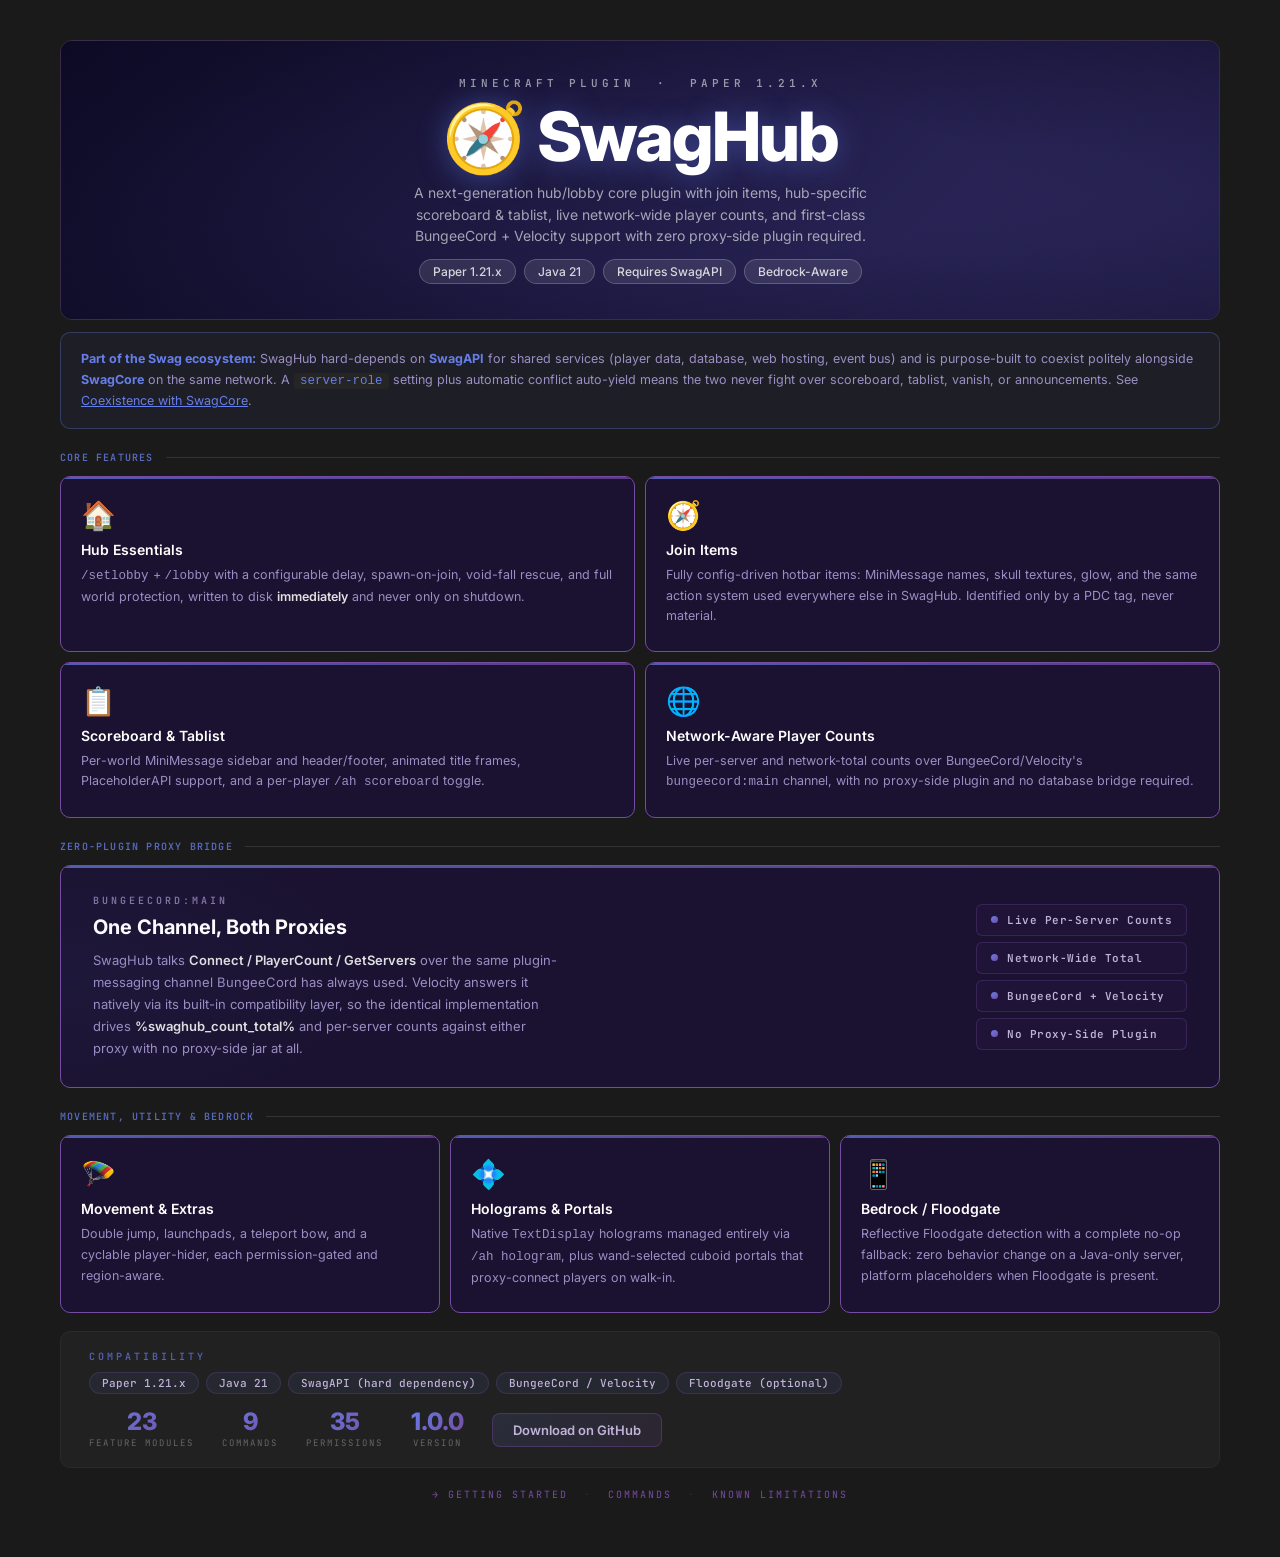
<file: docs/banner.html>
<!DOCTYPE html>
<html lang="en">
<head>
<meta charset="UTF-8">
<meta name="viewport" content="width=device-width, initial-scale=1.0">
<title>SwagHub – Overview</title>
<link href="https://fonts.googleapis.com/css2?family=Inter:wght@300;400;500;600;700;800&family=JetBrains+Mono:wght@400;600&display=swap" rel="stylesheet">
<style>
  :root {
    --bg:            #1a1a1a;
    --bg-card:       #1e1e1e;
    --bg-sidebar:    #212121;
    --bg-active:     #1a1230;
    --border:        #2a2a2a;
    --border-dim:    #333;
    --border-accent: #764ba2;
    --purple:        #764ba2;
    --blue:          #667eea;
    --purple-muted:  #9b8ec4;
    --purple-light:  #c0b3d8;
    --text:          #e0e0e0;
    --text-muted:    #999;
    --text-dim:      #666;
    --gold:          #f0c060;
    --green:         #5fe05f;
    --grad:          linear-gradient(135deg, #667eea 0%, #764ba2 100%);
    --font:          'Inter', sans-serif;
    --mono:          'JetBrains Mono', monospace;
  }

  *, *::before, *::after { box-sizing: border-box; margin: 0; padding: 0; }

  body { background: var(--bg); color: var(--text); font-family: var(--font); }

  ::-webkit-scrollbar { width: 6px; }
  ::-webkit-scrollbar-track { background: var(--bg); }
  ::-webkit-scrollbar-thumb { background: var(--purple); border-radius: 3px; }

  .page {
    max-width: 1200px;
    margin: 0 auto;
    padding: 40px 20px 60px;
    display: flex;
    flex-direction: column;
    gap: 12px;
  }

  .section-label {
    display: flex;
    align-items: center;
    gap: 12px;
    margin-top: 10px;
  }
  .section-label span {
    font-family: var(--mono);
    font-size: 10px;
    font-weight: 600;
    letter-spacing: 0.12em;
    text-transform: uppercase;
    color: var(--blue);
    white-space: nowrap;
    opacity: 0.8;
  }
  .section-label::after {
    content: '';
    flex: 1;
    height: 1px;
    background: var(--border-dim);
  }

  /* ── HERO ── */
  .hero {
    position: relative;
    height: 280px;
    border-radius: 12px;
    overflow: hidden;
    border: 1px solid rgba(118,75,162,0.35);
    display: flex;
    align-items: center;
    justify-content: center;
  }
  .hero-bg {
    position: absolute;
    inset: 0;
    background: linear-gradient(135deg, #0f0c29, #302b63, #667eea, #764ba2);
    background-size: 300% 300%;
    animation: gradientShift 8s ease infinite;
  }
  @keyframes gradientShift {
    0%   { background-position: 0% 50%; }
    50%  { background-position: 100% 50%; }
    100% { background-position: 0% 50%; }
  }
  .hero-overlay {
    position: absolute;
    inset: 0;
    background: radial-gradient(ellipse 75% 75% at 50% 50%, transparent 40%, rgba(10,8,30,0.5) 100%);
  }
  .hero-content {
    position: relative;
    z-index: 1;
    text-align: center;
    display: flex;
    flex-direction: column;
    align-items: center;
    gap: 12px;
  }
  .hero-label {
    font-family: var(--mono);
    font-size: 11px;
    font-weight: 600;
    letter-spacing: 4px;
    text-transform: uppercase;
    color: rgba(255,255,255,0.55);
  }
  .hero-title {
    font-size: clamp(40px, 6.4vw, 68px);
    font-weight: 800;
    letter-spacing: -2px;
    line-height: 1;
    color: #fff;
    text-shadow: 0 2px 30px rgba(102,126,234,0.45);
  }
  .hero-sub {
    font-size: 14px;
    color: rgba(255,255,255,0.6);
    font-weight: 400;
    max-width: 520px;
    line-height: 1.55;
  }
  .hero-pills {
    display: flex;
    gap: 8px;
    flex-wrap: wrap;
    justify-content: center;
  }
  .hero-pill {
    background: rgba(255,255,255,0.1);
    border: 1px solid rgba(255,255,255,0.2);
    border-radius: 20px;
    padding: 4px 13px;
    font-size: 12px;
    font-weight: 500;
    color: rgba(255,255,255,0.8);
  }

  /* ── CARDS ── */
  .grid-2 { display: grid; grid-template-columns: 1fr 1fr;     gap: 10px; }
  .grid-3 { display: grid; grid-template-columns: 1fr 1fr 1fr; gap: 10px; }

  .card {
    background: var(--bg-active);
    border: 1px solid var(--border-accent);
    border-radius: 10px;
    padding: 24px 20px;
    position: relative;
    overflow: hidden;
    transition: border-color 0.2s;
  }
  .card:hover { border-color: var(--blue); }
  a.card-link { text-decoration: none; color: inherit; display: block; height: 100%; }
  a.card-link:hover .card { border-color: var(--blue); }
  a.card-link .card { height: 100%; transition: border-color 0.2s, transform 0.15s; box-sizing: border-box; }
  a.card-link:hover .card { transform: translateY(-2px); }
  .card::before {
    content: '';
    position: absolute;
    top: 0; left: 0; right: 0;
    height: 2px;
    background: var(--grad);
    opacity: 0.7;
  }
  .card-icon { font-size: 28px; margin-bottom: 12px; display: block; line-height: 1; }
  .card-title { font-size: 14px; font-weight: 600; color: #fff; margin-bottom: 7px; }
  .card-desc { font-size: 12.5px; line-height: 1.65; color: var(--purple-muted); }
  .card-desc strong { color: var(--text); font-weight: 600; }

  /* ── WIDE CARD ── */
  .wide-card {
    background: var(--bg-active);
    border: 1px solid var(--border-accent);
    border-radius: 10px;
    padding: 28px 32px;
    display: flex;
    align-items: center;
    gap: 48px;
    position: relative;
    overflow: hidden;
  }
  .wide-card::before {
    content: '';
    position: absolute;
    top: 0; left: 0; right: 0;
    height: 2px;
    background: var(--grad);
    opacity: 0.7;
  }
  .wide-card::after {
    content: '';
    position: absolute;
    inset: 0;
    background: radial-gradient(ellipse 40% 100% at 0% 50%, rgba(102,126,234,0.05) 0%, transparent 70%);
    pointer-events: none;
  }
  .wide-text { flex: 1; }
  .wide-tag {
    font-family: var(--mono);
    font-size: 10px;
    font-weight: 600;
    letter-spacing: 3px;
    text-transform: uppercase;
    color: var(--purple-muted);
    opacity: 0.8;
    margin-bottom: 8px;
  }
  .wide-title { font-size: 20px; font-weight: 700; color: #fff; margin-bottom: 10px; }
  .wide-desc { font-size: 13px; line-height: 1.7; color: var(--purple-muted); max-width: 470px; }
  .wide-desc strong { color: var(--text); font-weight: 600; }

  .tax-stack { display: flex; flex-direction: column; gap: 6px; min-width: 200px; }
  .tax-pill {
    display: flex;
    align-items: center;
    gap: 9px;
    padding: 8px 14px;
    border-radius: 6px;
    border: 1px solid rgba(118,75,162,0.3);
    background: rgba(118,75,162,0.06);
    font-family: var(--mono);
    font-size: 11px;
    font-weight: 600;
    letter-spacing: 0.5px;
    color: var(--purple-light);
  }
  .tdot { width: 7px; height: 7px; border-radius: 50%; flex-shrink: 0; background: var(--grad); }

  /* ── FOOTER BAR ── */
  .footer-bar {
    background: var(--bg-sidebar);
    border: 1px solid var(--border);
    border-radius: 10px;
    padding: 18px 28px;
    display: flex;
    align-items: center;
    justify-content: space-between;
    flex-wrap: wrap;
    gap: 16px;
    margin-top: 6px;
  }
  .footer-left { display: flex; flex-direction: column; gap: 9px; }
  .compat-label {
    font-family: var(--mono);
    font-size: 10px;
    font-weight: 600;
    letter-spacing: 3px;
    text-transform: uppercase;
    color: var(--blue);
    opacity: 0.7;
  }
  .ver-chips { display: flex; gap: 7px; flex-wrap: wrap; }
  .ver-chip {
    padding: 3px 12px;
    border-radius: 20px;
    background: rgba(102,126,234,0.08);
    border: 1px solid rgba(118,75,162,0.25);
    font-size: 11px;
    font-weight: 500;
    color: var(--purple-light);
    font-family: var(--mono);
  }
  .footer-right { display: flex; gap: 28px; align-items: center; }
  .stat-block { text-align: center; }
  .stat-num {
    font-size: 24px;
    font-weight: 800;
    background: var(--grad);
    -webkit-background-clip: text;
    -webkit-text-fill-color: transparent;
    background-clip: text;
    line-height: 1;
  }
  .stat-lbl {
    font-size: 9px;
    letter-spacing: 2px;
    text-transform: uppercase;
    color: var(--text-dim);
    font-family: var(--mono);
    margin-top: 3px;
  }
  .dl-btn {
    padding: 8px 20px;
    background: linear-gradient(135deg, rgba(102,126,234,0.12), rgba(118,75,162,0.12));
    border: 1px solid rgba(118,75,162,0.4);
    border-radius: 8px;
    color: var(--purple-light);
    font-family: var(--font);
    font-size: 13px;
    font-weight: 600;
    cursor: pointer;
    transition: all 0.18s;
  }
  .dl-btn:hover {
    background: linear-gradient(135deg, rgba(102,126,234,0.2), rgba(118,75,162,0.2));
    border-color: var(--purple);
    color: #fff;
    transform: translateY(-1px);
  }

  .chip {
    font-family: var(--mono);
    font-size: 11px;
    background: #252525;
    color: var(--blue);
    padding: 1px 6px;
    border-radius: 4px;
    border: 1px solid var(--border);
  }

  .notice {
    background: rgba(102,126,234,0.06);
    border: 1px solid rgba(102,126,234,0.3);
    border-radius: 10px;
    padding: 16px 20px;
    font-size: 12.5px;
    line-height: 1.65;
    color: var(--purple-muted);
  }
  .notice strong { color: var(--blue); }
  .notice a { color: var(--blue); }

  .hint {
    text-align: center;
    font-family: var(--mono);
    font-size: 10px;
    letter-spacing: 2px;
    color: #2e2e2e;
    text-transform: uppercase;
    padding-top: 8px;
  }
</style>
</head>
<body>
<div class="page">

  <!-- HERO -->
  <div class="hero">
    <div class="hero-bg"></div>
    <div class="hero-overlay"></div>
    <div class="hero-content">
      <div class="hero-label">Minecraft Plugin &nbsp;·&nbsp; Paper 1.21.x</div>
      <div class="hero-title">🧭 SwagHub</div>
      <div class="hero-sub">A next-generation hub/lobby core plugin with join items, hub-specific scoreboard &amp; tablist, live network-wide player counts, and first-class BungeeCord + Velocity support with zero proxy-side plugin required.</div>
      <div class="hero-pills">
        <span class="hero-pill">Paper 1.21.x</span>
        <span class="hero-pill">Java 21</span>
        <span class="hero-pill">Requires SwagAPI</span>
        <span class="hero-pill">Bedrock-Aware</span>
      </div>
    </div>
  </div>

  <!-- ECOSYSTEM NOTICE -->
  <div class="notice">
    <strong>Part of the Swag ecosystem:</strong> SwagHub hard-depends on <strong>SwagAPI</strong> for shared services (player data, database, web hosting, event bus) and is purpose-built to coexist politely alongside <strong>SwagCore</strong> on the same network. A <code style="background:#252525;color:#667eea;padding:1px 6px;border-radius:4px;">server-role</code> setting plus automatic conflict auto-yield means the two never fight over scoreboard, tablist, vanish, or announcements. See <a href="./index.html#/ecosystem/coexistence">Coexistence with SwagCore</a>.
  </div>

  <!-- CORE FEATURES -->
  <div class="section-label"><span>Core Features</span></div>
  <div class="grid-2">
    <a class="card-link" href="./index.html#/core-features/hub-essentials">
      <div class="card">
        <span class="card-icon">🏠</span>
        <div class="card-title">Hub Essentials</div>
        <div class="card-desc"><code>/setlobby</code> + <code>/lobby</code> with a configurable delay, spawn-on-join, void-fall rescue, and full world protection, written to disk <strong>immediately</strong> and never only on shutdown.</div>
      </div>
    </a>
    <a class="card-link" href="./index.html#/core-features/join-items">
      <div class="card">
        <span class="card-icon">🧭</span>
        <div class="card-title">Join Items</div>
        <div class="card-desc">Fully config-driven hotbar items: MiniMessage names, skull textures, glow, and the same action system used everywhere else in SwagHub. Identified only by a PDC tag, never material.</div>
      </div>
    </a>
    <a class="card-link" href="./index.html#/core-features/scoreboard-tablist">
      <div class="card">
        <span class="card-icon">📋</span>
        <div class="card-title">Scoreboard &amp; Tablist</div>
        <div class="card-desc">Per-world MiniMessage sidebar and header/footer, animated title frames, PlaceholderAPI support, and a per-player <code>/ah scoreboard</code> toggle.</div>
      </div>
    </a>
    <a class="card-link" href="./index.html#/core-features/network-player-counts">
      <div class="card">
        <span class="card-icon">🌐</span>
        <div class="card-title">Network-Aware Player Counts</div>
        <div class="card-desc">Live per-server and network-total counts over BungeeCord/Velocity's <code>bungeecord:main</code> channel, with no proxy-side plugin and no database bridge required.</div>
      </div>
    </a>
  </div>

  <!-- NETWORK -->
  <div class="section-label"><span>Zero-Plugin Proxy Bridge</span></div>
  <a href="./index.html#/core-features/network-player-counts" style="text-decoration:none;color:inherit;display:block;">
    <div class="wide-card" style="cursor:pointer;transition:border-color 0.2s,transform 0.15s;" onmouseover="this.style.borderColor='#667eea';this.style.transform='translateY(-2px)'" onmouseout="this.style.borderColor='';this.style.transform=''">
      <div class="wide-text">
        <div class="wide-tag">bungeecord:main</div>
        <div class="wide-title">One Channel, Both Proxies</div>
        <div class="wide-desc">SwagHub talks <strong>Connect / PlayerCount / GetServers</strong> over the same plugin-messaging channel BungeeCord has always used. Velocity answers it natively via its built-in compatibility layer, so the identical implementation drives <strong>%swaghub_count_total%</strong> and per-server counts against either proxy with no proxy-side jar at all.</div>
      </div>
      <div class="tax-stack">
        <div class="tax-pill"><span class="tdot"></span> Live Per-Server Counts</div>
        <div class="tax-pill"><span class="tdot"></span> Network-Wide Total</div>
        <div class="tax-pill"><span class="tdot"></span> BungeeCord + Velocity</div>
        <div class="tax-pill"><span class="tdot"></span> No Proxy-Side Plugin</div>
      </div>
    </div>
  </a>

  <!-- MOVEMENT & UTILITY -->
  <div class="section-label"><span>Movement, Utility &amp; Bedrock</span></div>
  <div class="grid-3">
    <a class="card-link" href="./index.html#/core-features/movement-and-extras">
      <div class="card">
        <span class="card-icon">🪂</span>
        <div class="card-title">Movement &amp; Extras</div>
        <div class="card-desc">Double jump, launchpads, a teleport bow, and a cyclable player-hider, each permission-gated and region-aware.</div>
      </div>
    </a>
    <a class="card-link" href="./index.html#/core-features/holograms-and-portals">
      <div class="card">
        <span class="card-icon">💠</span>
        <div class="card-title">Holograms &amp; Portals</div>
        <div class="card-desc">Native <code>TextDisplay</code> holograms managed entirely via <code>/ah hologram</code>, plus wand-selected cuboid portals that proxy-connect players on walk-in.</div>
      </div>
    </a>
    <a class="card-link" href="./index.html#/core-features/bedrock-floodgate">
      <div class="card">
        <span class="card-icon">📱</span>
        <div class="card-title">Bedrock / Floodgate</div>
        <div class="card-desc">Reflective Floodgate detection with a complete no-op fallback: zero behavior change on a Java-only server, platform placeholders when Floodgate is present.</div>
      </div>
    </a>
  </div>

  <!-- FOOTER -->
  <div class="footer-bar">
    <div class="footer-left">
      <div class="compat-label">Compatibility</div>
      <div class="ver-chips">
        <span class="ver-chip">Paper 1.21.x</span>
        <span class="ver-chip">Java 21</span>
        <span class="ver-chip">SwagAPI (hard dependency)</span>
        <span class="ver-chip">BungeeCord / Velocity</span>
        <span class="ver-chip">Floodgate (optional)</span>
      </div>
    </div>
    <div class="footer-right">
      <div class="stat-block">
        <div class="stat-num">23</div>
        <div class="stat-lbl">Feature Modules</div>
      </div>
      <div class="stat-block">
        <div class="stat-num">9</div>
        <div class="stat-lbl">Commands</div>
      </div>
      <div class="stat-block">
        <div class="stat-num">35</div>
        <div class="stat-lbl">Permissions</div>
      </div>
      <div class="stat-block">
        <div class="stat-num">1.0.0</div>
        <div class="stat-lbl">Version</div>
      </div>
      <a href="https://github.com/swag617/SwagHub/releases" target="_blank" style="text-decoration:none;"><button class="dl-btn">Download on GitHub</button></a>
    </div>
  </div>

  <div class="hint"><a href="./index.html#/getting-started/installation" style="color:#764ba2;text-decoration:none;font-family:'JetBrains Mono',monospace;font-size:10px;letter-spacing:2px;text-transform:uppercase;">→ getting started</a> &nbsp;·&nbsp; <a href="./index.html#/admin-commands/commands" style="color:#764ba2;text-decoration:none;font-family:'JetBrains Mono',monospace;font-size:10px;letter-spacing:2px;text-transform:uppercase;">commands</a> &nbsp;·&nbsp; <a href="./index.html#/troubleshooting/known-limitations" style="color:#764ba2;text-decoration:none;font-family:'JetBrains Mono',monospace;font-size:10px;letter-spacing:2px;text-transform:uppercase;">known limitations</a></div>
</div>
</body>
</html>
</file>
